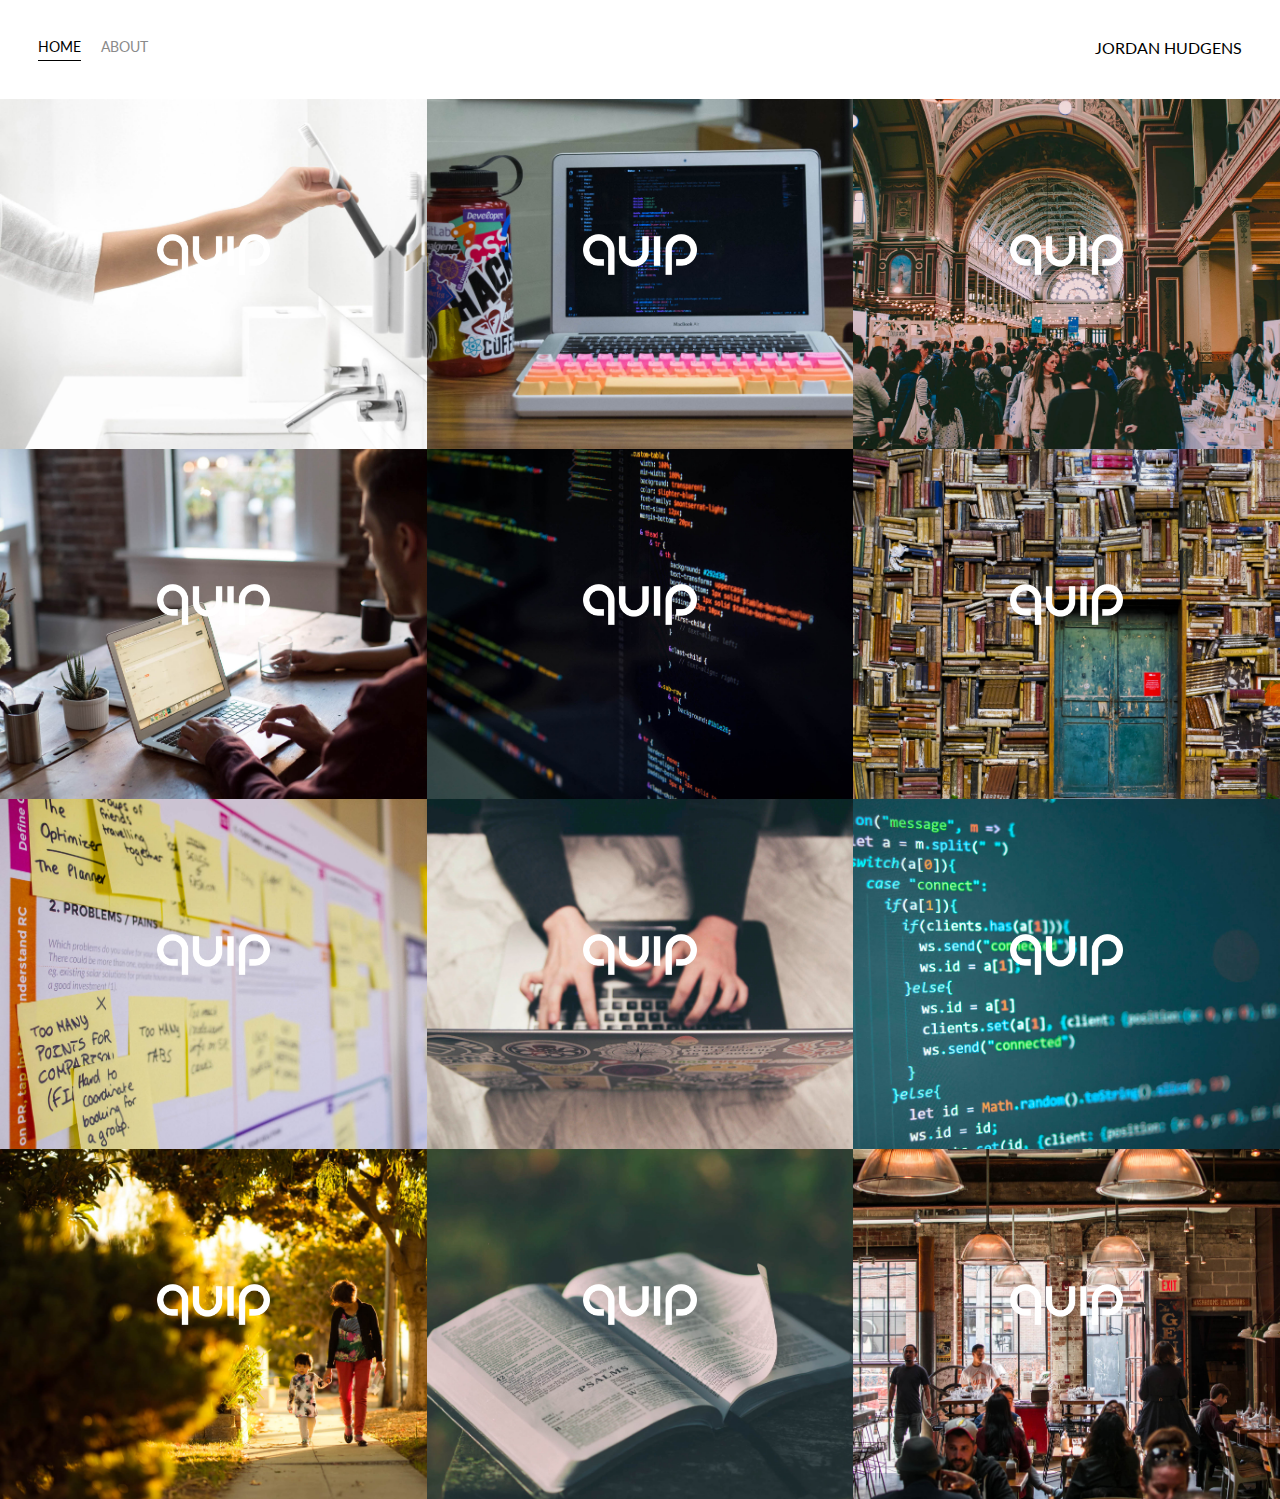
<file: index.html>
<!DOCTYPE html>
<html>
<head>
  <meta charset='UTF-8'>
  <title>Portfolio Homepage</title>
  <link href="https://fonts.googleapis.com/css?family=Lato" rel="stylesheet">
  <link rel="stylesheet" href="styles.css">
</head>
<body>
	<div class="container">
		<div class="nav-wrapper">
			<div class="left-side">
				<div class="nav-link-wrapper active-nav-link">
					<a href="index.html">Home</a>
				</div>

				<div class="nav-link-wrapper">
					<a href="about.html">About</a>
				</div>
			</div>

			<div class="right-side">
				<div class="brand">
					<div>JORDAN HUDGENS</div>
				</div>
			</div>
		</div>



		<div class="content-wrapper">
			<div class="portfolio-items-wrapper">
			
				<div class="portfolio-item-wrapper">
					<div class="portfolio-img-background" style="background-image:url(images/portfolio1.jpg)"></div>

					<div class="img-text-wrapper">
						<div class="logo-wrapper">
							<img src="images/logos/quip.png">
						</div>

						<div class="subtitle">
							Here stands a test text1
						</div>
					</div>
				</div>

			
				<div class="portfolio-item-wrapper">
					<div class="portfolio-img-background" style="background-image:url(images/portfolio2.jpg)"></div>

					<div class="img-text-wrapper">
						<div class="logo-wrapper">
							<img src="images/logos/quip.png">
						</div>

						<div class="subtitle">
							Here stands a test text2
						</div>
					</div>
				</div>

			
				<div class="portfolio-item-wrapper">
					<div class="portfolio-img-background" style="background-image:url(images/portfolio3.jpg)"></div>

					<div class="img-text-wrapper">
						<div class="logo-wrapper">
							<img src="images/logos/quip.png">
						</div>

						<div class="subtitle">
							Here stands a test text3
						</div>
					</div>
				</div>

			
				<div class="portfolio-item-wrapper">
					<div class="portfolio-img-background" style="background-image:url(images/portfolio4.jpg)"></div>

					<div class="img-text-wrapper">
						<div class="logo-wrapper">
							<img src="images/logos/quip.png">
						</div>

						<div class="subtitle">
							Here stands a test text4
						</div>
					</div>
				</div>

			
				<div class="portfolio-item-wrapper">
					<div class="portfolio-img-background" style="background-image:url(images/portfolio5.jpg)"></div>

					<div class="img-text-wrapper">
						<div class="logo-wrapper">
							<img src="images/logos/quip.png">
						</div>

						<div class="subtitle">
							Here stands a test text5
						</div>
					</div>
				</div>

			
				<div class="portfolio-item-wrapper">
					<div class="portfolio-img-background" style="background-image:url(images/portfolio6.jpg)"></div>

					<div class="img-text-wrapper">
						<div class="logo-wrapper">
							<img src="images/logos/quip.png">
						</div>

						<div class="subtitle">
							Here stands a test text6
						</div>
					</div>
				</div>

			
				<div class="portfolio-item-wrapper">
					<div class="portfolio-img-background" style="background-image:url(images/portfolio7.jpg)"></div>

					<div class="img-text-wrapper">
						<div class="logo-wrapper">
							<img src="images/logos/quip.png">
						</div>

						<div class="subtitle">
							Here stands a test text7
						</div>
					</div>
				</div>

			
				<div class="portfolio-item-wrapper">
					<div class="portfolio-img-background" style="background-image:url(images/portfolio8.jpg)"></div>

					<div class="img-text-wrapper">
						<div class="logo-wrapper">
							<img src="images/logos/quip.png">
						</div>

						<div class="subtitle">
							Here stands a test text8
						</div>
					</div>
				</div>

			
				<div class="portfolio-item-wrapper">
					<div class="portfolio-img-background" style="background-image:url(images/portfolio9.jpg)"></div>

					<div class="img-text-wrapper">
						<div class="logo-wrapper">
							<img src="images/logos/quip.png">
						</div>

						<div class="subtitle">
							Here stands a test text9
						</div>
					</div>
				</div>

			
				<div class="portfolio-item-wrapper">
					<div class="portfolio-img-background" style="background-image:url(images/portfolio10.jpg)"></div>

					<div class="img-text-wrapper">
						<div class="logo-wrapper">
							<img src="images/logos/quip.png">
						</div>

						<div class="subtitle">
							Here stands a test text10
						</div>
					</div>
				</div>

			
				<div class="portfolio-item-wrapper">
					<div class="portfolio-img-background" style="background-image:url(images/portfolio11.jpg)"></div>

					<div class="img-text-wrapper">
						<div class="logo-wrapper">
							<img src="images/logos/quip.png">
						</div>

						<div class="subtitle">
							Here stands a test text11
						</div>
					</div>
				</div>

			
				<div class="portfolio-item-wrapper">
					<div class="portfolio-img-background" style="background-image:url(images/portfolio12.jpg)"></div>

					<div class="img-text-wrapper">
						<div class="logo-wrapper">
							<img src="images/logos/quip.png">
						</div>

						<div class="subtitle">
							Here stands a test text12
						</div>
					</div>
				</div>

			</div>
		</div>

	</div>
</body>
<script>
	const portfolioItems =  document.querySelectorAll('.portfolio-item-wrapper')

	portfolioItems.forEach(portfolioItem => {
		portfolioItem.addEventListener('mouseover', () => {
			portfolioItem.childNodes[1].classList.add('img-darken');
		});
		portfolioItem.addEventListener('mouseout', () => {
			portfolioItem.childNodes[1].classList.remove('img-darken');
		});
    });

</script>
</html>
</file>
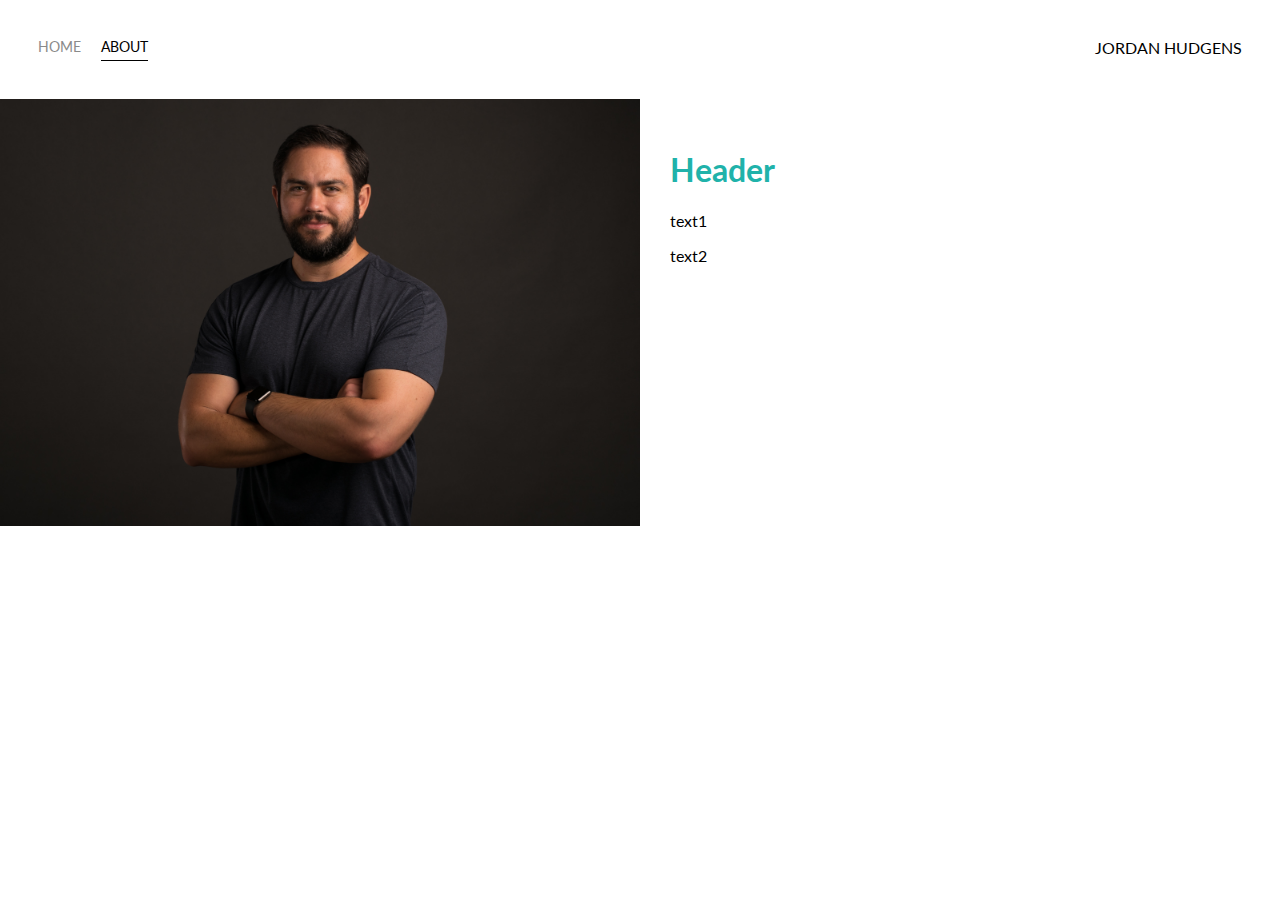
<file: about.html>
<!DOCTYPE html>
<html>
<head>
  <meta charset='UTF-8'>
  <title>About</title>
  <link href="https://fonts.googleapis.com/css?family=Lato" rel="stylesheet">
  <link rel="stylesheet" href="styles.css">
</head>
<body>
	<div class="container">
		<div class="nav-wrapper">
			<div class="left-side">
				<div class="nav-link-wrapper">
					<a href="index.html">Home</a>
				</div>

				<div class="nav-link-wrapper active-nav-link">
					<a href="about.html">About</a>
				</div>
			</div>

			<div class="right-side">
				<div class="brand">
					<div>JORDAN HUDGENS</div>
				</div>
			</div>
		</div>



		<div class="content-wrapper">
			<div class="two-column-wrapper">
				<div class="profile-image-wrapper">
					<img src="images/profile.jpg">
				</div>

				<div class="profile-content-wrapper">
					<h1>Header</h1>
					<p>text1</p1>
					<p>text2</p1>
				</div>
			</div>
		</div>

	</div>
</body>
</html>
</file>
<file: styles.css>
/* Master styles */
body {
	font-family: "Lato", sans-serif;
	margin: 0px;
}

.container {
	display: grid;
	grid-template-columns: 1fr;
}

/* Nav styles */
.nav-wrapper {
	display: flex;
	justify-content: space-between;
	padding: 38px;
}

.left-side {
	display: flex;
}

.nav-wrapper > .left-side > div {
	margin-right: 20px;
	font-size: 0.9em;
	text-transform: uppercase;
}

.nav-link-wrapper {
	height: 22px;
	border-bottom : 1px solid transparent;
	transition: border-bottom 0.5s;
}

.nav-link-wrapper a {
	color: #8a8a8a;
	text-decoration: none;
	transition: color 0.5s;
}

.nav-link-wrapper:hover {
	border-bottom: 1px solid black;
}

.nav-link-wrapper a:hover {
	color: black;
}

.active-nav-link {
	border-bottom: 1px solid black;
}

.active-nav-link a {
	color: black !important;
}

/* Protfolio styles */

.portfolio-items-wrapper {
  display: grid;
  grid-template-columns: 1fr 1fr 1fr;
}

.portfolio-item-wrapper {
  position: relative;
}

.portfolio-img-background {
  background-size: cover;
  background-position: center;
  background-repeat: no-repeat;
  height: 350px;
  width: 100%;
}


.img-text-wrapper {
  position: absolute;
  top: 0;
  display: flex;
  flex-direction: column;
  justify-content: center;
  align-items: center;
  height: 100%;
  text-align: center;
  padding-left: 100px;
  padding-right: 100px;
}

.logo-wrapper img {
	width: 50%;
	margin-bottom: 20px
}

.img-text-wrapper .subtitle {
	transition: 1s;
	font-weight: 600;
	color: transparent;
}

.img-text-wrapper:hover .subtitle {
	font-weight: 600;
	color: lightseagreen;
}

.img-darken {
	transition: 1s;
	filter: brightness(10%);
}

/* About page styles */
.two-column-wrapper {
	display: grid;
	grid-template-columns: 1fr 1fr;
}

.profile-image-wrapper img {
	width: 100%;
}

.profile-content-wrapper {
	padding: 30px;
}

.profile-content-wrapper h1{
	color: lightseagreen;
}
</file>
